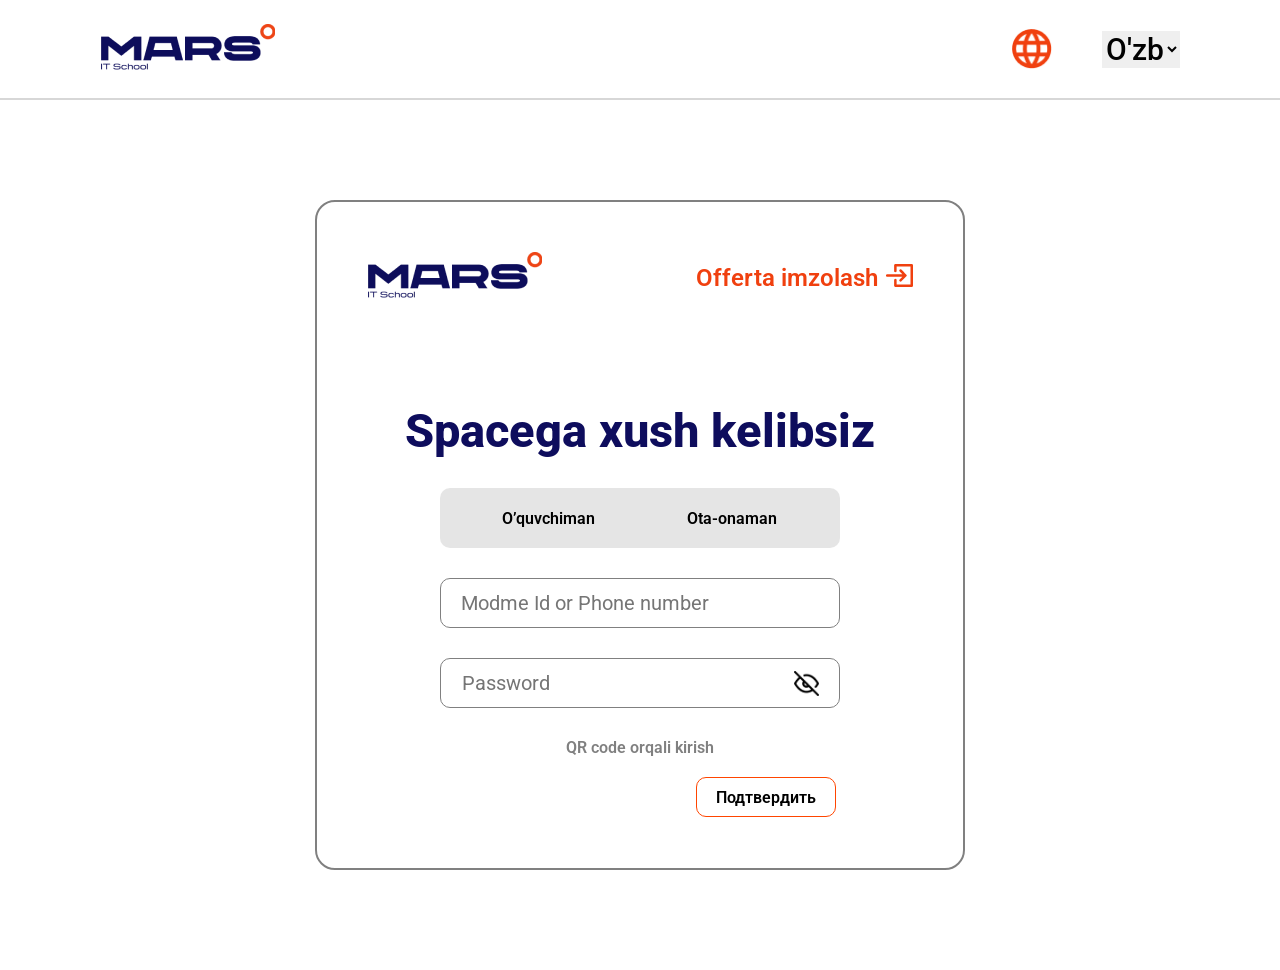
<file: index.html>
<!DOCTYPE html>
<html lang="en">

<head>
    <meta charset="UTF-8">
    <meta name="viewport" content="width=device-width, initial-scale=1.0">
    <title>Marst IT School</title>
    <link rel="preconnect" href="https://fonts.googleapis.com">
    <link rel="preconnect" href="https://fonts.gstatic.com" crossorigin>
    <link
        href="https://fonts.googleapis.com/css2?family=Roboto:ital,wght@0,100;0,300;0,400;0,500;0,700;0,900;1,100;1,300;1,400;1,500;1,700;1,900&display=swap"
        rel="stylesheet">
    <link rel="stylesheet" href="./main.css">
</head>

<body>

    <header>
        <nav>
            <div><a href="./index.html"><img src="./images/mars logo.png" alt=""></a></div>

            <div class="vector">
                <img src="./images/Vector (3).png" alt="" id="vector_img">

                <select name="" id="select1">
                    <option value="" id="til">O'zb</option>
                    <option value="" id="til">Rus</option>
                </select>
            </div>

        </nav>
    </header>


    <div class="main_div">

        <div class="box1">

            <div>
                <div><a href="./index.html"><img src="./images/mars logo.png" alt=""></a></div>
            </div>

            <div class="img_text">
                <a href="">
                    <p id="p1">Offerta imzolash</p>
                </a>
                <div><a href=""><img src="./images/exit.png" alt=""></a></div>
            </div>

        </div>

        <h2 id="h2_m_d">Spacega xush kelibsiz</h2>

        <div class="main_text">
            <div class="student">O’quvchiman</div>
            <div class="paret">Ota-onaman</div>
        </div>

        <label for="" id="text">
            <input type="text" placeholder="Modme Id or Phone number" id="text_t">
        </label>

        <label for="" id="password">

            <!-- <div class="pass_div">
                <input type="password" id="password_p" placeholder="Password" class="parol" required>
                <img src="./images/Eye.png" id="eyesbaby" class="koz" alt="Show Password" style="width: 25px;" height="25px">
            </div> -->
            <div class="pass_div">
                <input type="password" id="password_p" placeholder="Password" class="parol" required>
                <img src="./images/Eye.png" id="eyesbaby" class="koz" alt="Show Password" style="width: 25px; cursor: pointer;" height="25px">
            </div>
            
        
        </label>

        <div class="qr_code_div">
            <a href="" class="qr_text">QR code orqali kirish</a>
        </div>
        <div class="fot_btn">
            <button class="confir_btn">Подтвердить</button>
        </div>

    </div>




<script src="./min.js"></script>
</body>

</html>


<!-- <label for="password_p">
    <div class="pass_div">
        <input type="password" id="password_p" placeholder="Parol" class="parol" required>
        <img src="./images/Eye.png" id="eyesbaby" class="koz" alt="Show Password" style="width: 25px;"
            height="25px">
    </div>
</label> -->
</file>
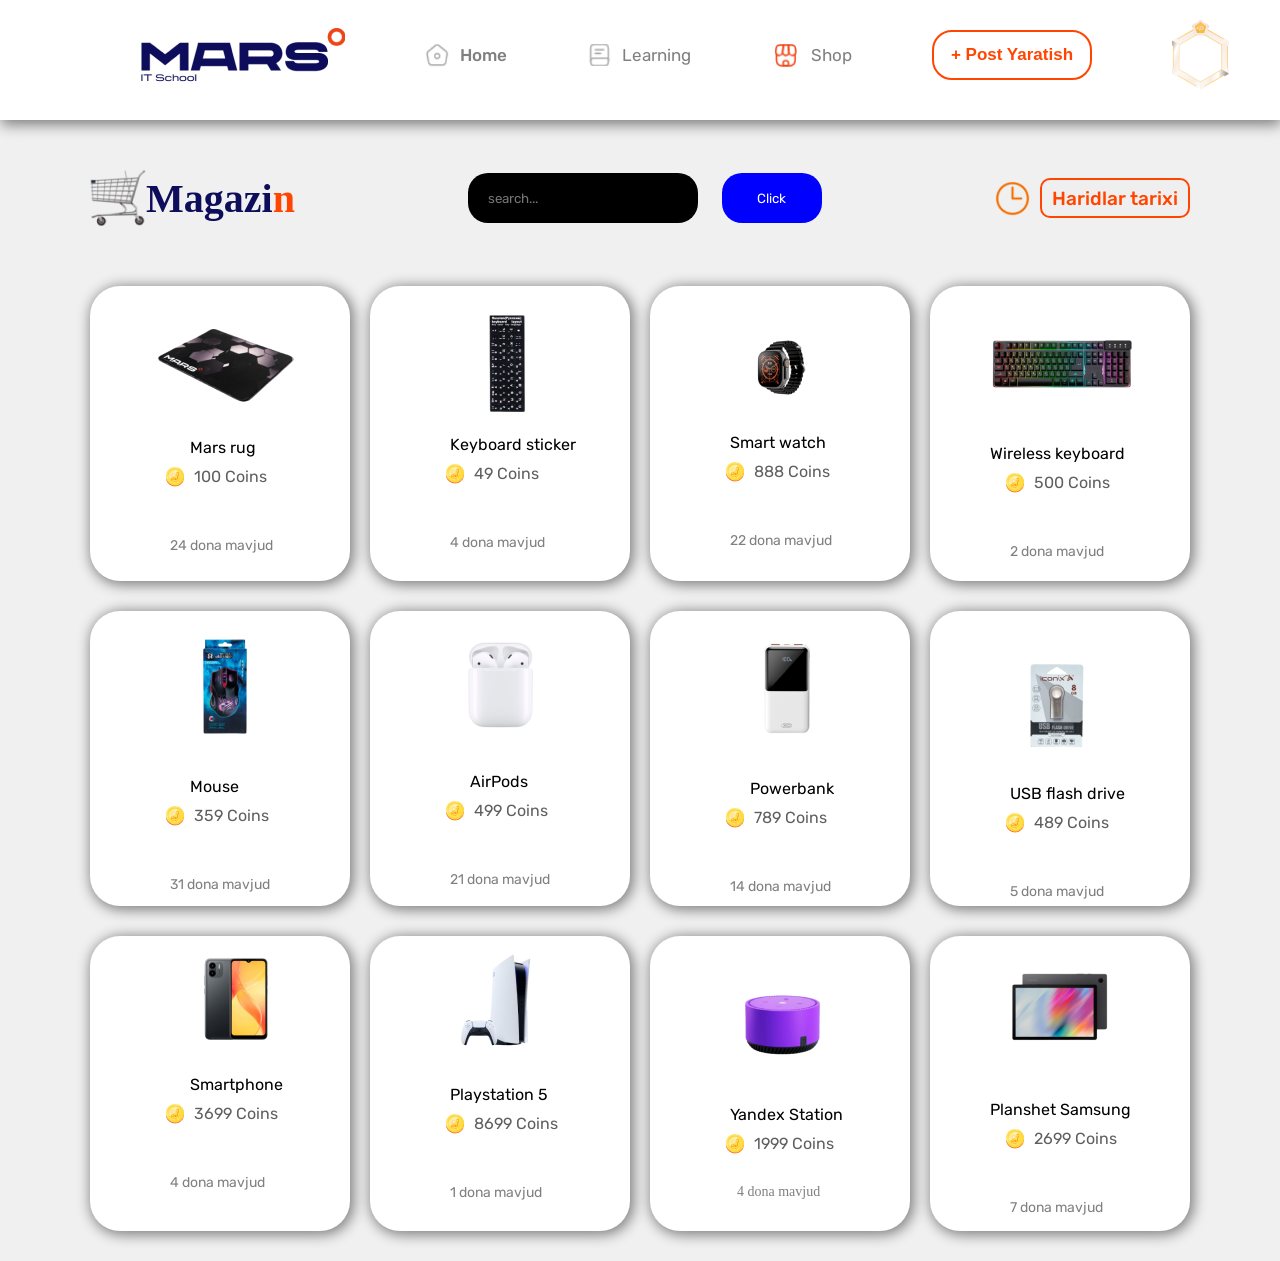
<file: shop.html>
<!DOCTYPE html>
<html lang="en">

<head>
    <meta charset="UTF-8">
    <meta name="viewport" content="width=device-width, initial-scale=1.0">
    <title>Mars_Shop</title>
    <link rel="preconnect" href="https://fonts.googleapis.com">
    <link rel="preconnect" href="https://fonts.gstatic.com" crossorigin>
    <link
        href="https://fonts.googleapis.com/css2?family=Inter:ital,opsz,wght@0,14..32,100..900;1,14..32,100..900&family=Montserrat:ital,wght@0,100..900;1,100..900&family=Open+Sans:ital,wght@0,300..800;1,300..800&family=Rubik:ital,wght@0,300..900;1,300..900&display=swap"
        rel="stylesheet">
    <link rel="stylesheet" href="./shop.css">
    <!-- <link rel="stylesheet" href="./main.css"> -->
</head>

<body>

    <header>
        <nav>
            <ul>
                <li><img src="./images/marslogo.png" alt=""></li>
                <li>
                    <img src="./images/homeicon.png" alt="" id="img1">
                    <a class="aa3" href="./user.html">Home</a>
                </li>

                <li>
                    <img src="./images/bookicon.png" alt="" id="img1">
                    Learning
                </li>
                <li>
                    <svg class="home_svg" width="30" height="25" viewBox="0 0 30 29" fill="none"
                        xmlns="http://www.w3.org/2000/svg" xmlns:xlink="http://www.w3.org/1999/xlink">
                        <rect width="30" height="28.8" fill="url(#pattern0_1_16)" />
                        <defs>
                            <pattern id="pattern0_1_16" patternContentUnits="objectBoundingBox" width="1" height="1">
                                <use xlink:href="#image0_1_16" transform="scale(0.04 0.0416667)" />
                            </pattern>
                            <image id="image0_1_16" width="25" height="24"
                                xlink:href="[data-uri]" />
                        </defs>
                    </svg>
                    Shop
                </li>
                <li><button class="post_btn">+ Post Yaratish</button></li>
                <li><img src="./images/image 7.png" alt=""></li>
            </ul>

        </nav>
    </header>

    <main>
        <section>
            <div class="container">
                <div class="flex_div">

                    <div class="fd_box1">
                        <img src="./images/magazin.png" alt="">
                        <a href="" id="a_one">Magazi<span class="orange4">n</span></a>
                    </div>


                    <label for="">
                        <input type="text" placeholder="search...">
                        <button class="click">Click</button>
                    </label>


                    <div style="display: flex; align-items: center; gap: 10px;">
                        <img src="./images/watch.png" alt="" style="width: 35px; height: 35px;">
                        <button class="box1_text2">Haridlar tarixi</button>
                    </div>
                </div>
            </div>
        </section>


        <section>
            <div class="container">
                <div class="main_div">

                    <div class="rectangle">
                        <img src="./images/kovrik.png" alt="" class="rec_img">
                        <p class="rec_text">Mars rug</p>
                        <div class="dis_flex">
                            <img src="./images/Coin 1.png" alt="">
                            <p class="rec_text2">100 Coins</p>
                        </div>
                        <p class="rec_text3">24 dona mavjud</p>
                    </div>

                    <div class="rectangle">
                        <img src="./images/key2.png" alt="" class="key_img">
                        <p class="key_text">Keyboard sticker</p>
                        <div class="dis_flex">
                            <img src="./images/Coin 1.png" alt="">
                            <p class="rec_text2">49 Coins</p>
                        </div>
                        <p class="rec_text3">4 dona mavjud</p>
                    </div>

                    <div class="rectangle">
                        <img src="./images/watch2.png" alt="" class="watch_img">
                        <p class="watch_text">Smart watch</p>
                        <div class="dis_flex">
                            <img src="./images/Coin 1.png" alt="">
                            <p class="rec_text2">888 Coins</p>
                        </div>
                        <p class="rec_text3">22 dona mavjud</p>
                    </div>

                    <div class="rectangle">
                        <img src="./images/key3.png" alt="" class="key2_img">
                        <p class="key2_text">Wireless keyboard</p>
                        <div class="dis_flex">
                            <img src="./images/Coin 1.png" alt="">
                            <p class="rec_text2">500 Coins</p>
                        </div>
                        <p class="rec_text3">2 dona mavjud</p>
                    </div>

                    <div class="rectangle">
                        <img src="./images/mous.png" alt="" class="mous_img">
                        <p class="rec_text">Mouse</p>
                        <div class="dis_flex">
                            <img src="./images/Coin 1.png" alt="">
                            <p class="rec_text2">359 Coins</p>
                        </div>
                        <p class="rec_text3">31 dona mavjud</p>
                    </div>

                    <div class="rectangle">
                        <img src="./images/airpods.png" alt="" class="pods_img">
                        <p class="rec_text">AirPods</p>
                        <div class="dis_flex">
                            <img src="./images/Coin 1.png" alt="">
                            <p class="rec_text2">499 Coins</p>
                        </div>
                        <p class="rec_text3">21 dona mavjud</p>
                    </div>

                    <div class="rectangle">
                        <img src="./images/power.png" alt="" class="power_img">
                        <p class="rec_text">Powerbank</p>
                        <div class="dis_flex">
                            <img src="./images/Coin 1.png" alt="">
                            <p class="rec_text2">789 Coins</p>
                        </div>
                        <p class="rec_text3">14 dona mavjud</p>
                    </div>

                    <div class="rectangle">
                        <img src="./images/flesh.png" alt="" class="rec_img">
                        <p class="usb_text">USB flash drive</p>
                        <div class="dis_flex">
                            <img src="./images/Coin 1.png" alt="">
                            <p class="rec_text2">489 Coins</p>
                        </div>
                        <p class="rec_text3">5 dona mavjud</p>
                    </div>

                    <div class="rectangle">
                        <img src="./images/phone.png" alt="" class="phone_img">
                        <p class="rec_text">Smartphone</p>
                        <div class="dis_flex">
                            <img src="./images/Coin 1.png" alt="">
                            <p class="rec_text2">3699 Coins</p>
                        </div>
                        <p class="rec_text3">4 dona mavjud</p>
                    </div>

                    <div class="rectangle">
                        <img src="./images/ps5.png" alt="" class="ps5">
                        <p class="ps_text">Playstation 5</p>
                        <div class="dis_flex">
                            <img src="./images/Coin 1.png" alt="">
                            <p class="rec_text2">8699 Coins</p>
                        </div>
                        <p class="rec_text3">1 dona mavjud</p>
                    </div>

                    <div class="rectangle">
                        <img src="./images/ys.png" alt="" class="yandex_img">
                        <p class="yandex_text">Yandex Station</p>
                        <div class="dis_flex">
                            <img src="./images/Coin 1.png" alt="">
                            <p class="rec_text2">1999 Coins</p>
                        </div>
                        <p class="yandex_text3">4 dona mavjud</p>
                    </div>

                    <div class="rectangle">
                        <img src="./images/tab.png" alt="" class="tab_img">
                        <p class="tab_text">Planshet Samsung</p>
                        <div class="dis_flex">
                            <img src="./images/Coin 1.png" alt="">
                            <p class="rec_text2">2699 Coins</p>
                        </div>
                        <p class="rec_text3">7 dona mavjud</p>
                    </div>

                </div>
            </div>
        </section>
    </main>

    <script src="./shop.js"></script>

</body>

</html>
</file>
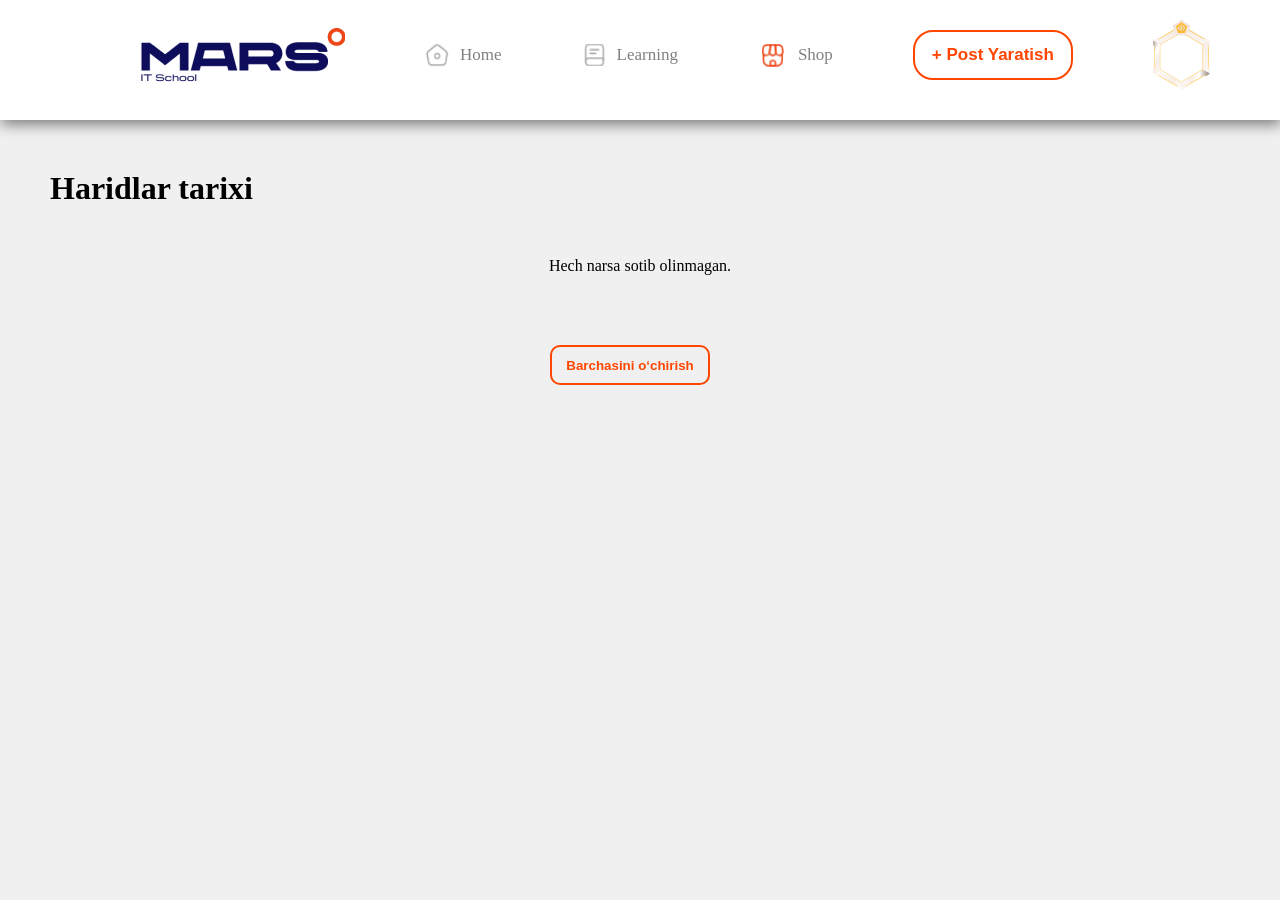
<file: sotibolingan.html>
<!DOCTYPE html>
<html lang="uz">

<head>
    <meta charset="UTF-8">
    <meta name="viewport" content="width=device-width, initial-scale=1.0">
    <title>Haridlar tarixi</title>
    <link rel="stylesheet" href="./olingan.css">
    <link rel="stylesheet" href="./shop.css">
</head>

<body>


    <header>
        <nav>
            <ul>
                <li><img src="./images/marslogo.png" alt=""></li>
                <li>
                    <img src="./images/homeicon.png" alt="" id="img1">
                    <a class="aa3" href="./user.html">Home</a>
                </li>

                <li>
                    <img src="./images/bookicon.png" alt="" id="img1">
                    Learning
                </li>
                <li>
                    <svg class="home_svg" width="30" height="25" viewBox="0 0 30 29" fill="none"
                        xmlns="http://www.w3.org/2000/svg" xmlns:xlink="http://www.w3.org/1999/xlink">
                        <rect width="30" height="28.8" fill="url(#pattern0_1_16)" />
                        <defs>
                            <pattern id="pattern0_1_16" patternContentUnits="objectBoundingBox" width="1" height="1">
                                <use xlink:href="#image0_1_16" transform="scale(0.04 0.0416667)" />
                            </pattern>
                            <image id="image0_1_16" width="25" height="24"
                                xlink:href="[data-uri]" />
                        </defs>
                    </svg>

                    <a class="aa3" href="./shop.html">Shop</a>
                </li>
                <li><button class="post_btn">+ Post Yaratish</button></li>
                <li><img src="./images/image 7.png" alt=""></li>
            </ul>

        </nav>
    </header>




    <h1 style="margin-top: 50px; margin-bottom: 50px; margin-left: 50px;">Haridlar tarixi</h1>
    <div class="olinganNarsa"></div>
    <button class="clear-all">Barchasini o‘chirish</button>

    <!-- <script>
        document.addEventListener("DOMContentLoaded", function () {
            let purchases = JSON.parse(localStorage.getItem("purchases")) || [];
            let olinganNarsa = document.querySelector(".olinganNarsa");
    
            // Agar oldin hech narsa sotib olinmagan bo‘lsa
            if (purchases.length === 0) {
                olinganNarsa.innerHTML = "<p>Hech narsa sotib olinmagan.</p>";
            } else {
                purchases.forEach((itemHTML, index) => {
                    let tempDiv = document.createElement("div");
                    tempDiv.innerHTML = itemHTML;
                    
                    let productDiv = tempDiv.firstElementChild;
                    
                    if (productDiv && productDiv.classList.contains("rectangle")) {
                        // O‘chirish tugmasini qo‘shish
                        let deleteBtn = document.createElement("button");
                        deleteBtn.innerText = "O‘chirish";
                        deleteBtn.classList.add("delete-btn");
                        
                        deleteBtn.addEventListener("click", function () {
                            purchases.splice(index, 1); // Mahsulotni massivdan o‘chirish
                            localStorage.setItem("purchases", JSON.stringify(purchases)); // LocalStorage yangilash
                            productDiv.remove(); // UI dan o‘chirish
    
                            // Agar barcha mahsulotlar o‘chirilsa, matn chiqsin
                            if (purchases.length === 0) {
                                olinganNarsa.innerHTML = "<p>Hech narsa sotib olinmagan.</p>";
                            }
                        });
    
                        productDiv.appendChild(deleteBtn);
                        olinganNarsa.appendChild(productDiv);
                    }
                });
            }
    
            // Barchasini o‘chirish tugmasi
            let clearAllBtn = document.querySelector(".clear-all");
            if (clearAllBtn) {
                clearAllBtn.addEventListener("click", function () {
                    localStorage.removeItem("purchases"); // LocalStorage tozalash
                    olinganNarsa.innerHTML = "<p>Hech narsa sotib olinmagan.</p>"; // UI ni yangilash
                });
            }
        });
    </script> -->

    <!-- <script>
        document.addEventListener("DOMContentLoaded", function () {
            let purchases = JSON.parse(localStorage.getItem("purchases")) || [];
            let olinganNarsa = document.querySelector(".olinganNarsa");
    
            if (purchases.length === 0) {
                olinganNarsa.innerHTML = "<p>Hech narsa sotib olinmagan.</p>";
            } else {
                purchases.forEach((itemHTML, index) => {
                    let tempDiv = document.createElement("div");
                    tempDiv.innerHTML = itemHTML;
                    
                    let productDiv = tempDiv.firstElementChild;
                    
                    if (productDiv && productDiv.classList.contains("rectangle")) {
                        productDiv.classList.add("purchased"); // 🔹 Yangi klass qo‘shamiz
    
                        let deleteBtn = document.createElement("button");
                        deleteBtn.innerText = "O‘chirish";
                        deleteBtn.classList.add("delete-btn");
                        
                        deleteBtn.addEventListener("click", function () {
                            purchases.splice(index, 1);
                            localStorage.setItem("purchases", JSON.stringify(purchases));
                            productDiv.remove();
    
                            if (purchases.length === 0) {
                                olinganNarsa.innerHTML = "<p>Hech narsa sotib olinmagan.</p>";
                            }
                        });
    
                        productDiv.appendChild(deleteBtn);
                        olinganNarsa.appendChild(productDiv);
                    }
                });
            }
            
            let clearAllBtn = document.querySelector(".clear-all");
            if (clearAllBtn) {
                clearAllBtn.addEventListener("click", function () {
                    localStorage.removeItem("purchases");
                    olinganNarsa.innerHTML = "<p>Hech narsa sotib olinmagan.</p>";
                });
            }
        });
    </script> -->


    <script>

document.addEventListener("DOMContentLoaded", function () {
    let purchases = JSON.parse(localStorage.getItem("purchases")) || [];
    let olinganNarsa = document.querySelector(".olinganNarsa");
    let clearAllBtn = document.querySelector(".clear-all"); // Knopkani olish

    if (purchases.length === 0) {
        olinganNarsa.innerHTML = "<p>Hech narsa sotib olinmagan.</p>";
    } else {
        purchases.forEach((itemHTML, index) => {
            let tempDiv = document.createElement("div");
            tempDiv.innerHTML = itemHTML;

            let productDiv = tempDiv.firstElementChild;

            if (productDiv && productDiv.classList.contains("rectangle")) {
                productDiv.classList.add("purchased");

                let productImage = productDiv.querySelector("img");
                let productName = productDiv.querySelector("p");

                let newDiv = document.createElement("div");
                newDiv.classList.add("purchased-item");

                if (productImage) {
                    let imgClone = productImage.cloneNode(true);
                    newDiv.appendChild(imgClone);
                }

                if (productName) {
                    let nameClone = productName.cloneNode(true);
                    newDiv.appendChild(nameClone);
                }

                olinganNarsa.appendChild(newDiv);
            }
        });
    }

    if (clearAllBtn) {
        clearAllBtn.addEventListener("click", function () {
            localStorage.removeItem("purchases"); 
            olinganNarsa.innerHTML = "<p>Hech narsa sotib olinmagan.</p>";
        });
    }
});


    </script>


</body>

</html>
</file>
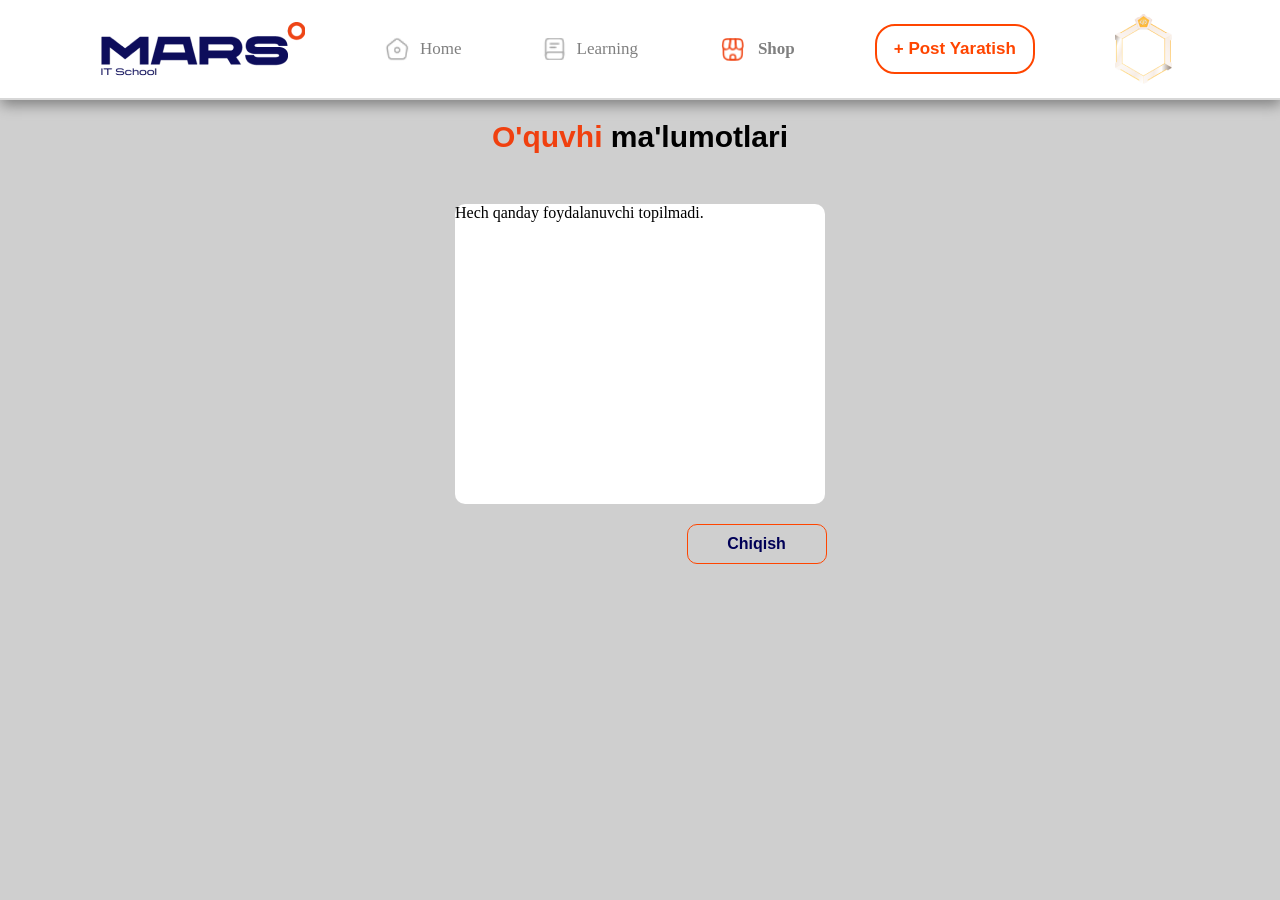
<file: user.html>
<!DOCTYPE html>
<html lang="en">

<head>
    <meta charset="UTF-8">
    <meta name="viewport" content="width=device-width, initial-scale=1.0">
    <title>Student Info</title>
    <link rel="stylesheet" href="shop.css">
    <link rel="stylesheet" href="./main.css">
</head>

<body class="bb">

    <header>
        <nav>
            <ul>
                <li><img src="./images/marslogo.png" alt=""></li>
                <li>
                    <img src="./images/homeicon.png" alt="" id="img1">
                    Home
                </li>

                <li>
                    <img src="./images/bookicon.png" alt="" id="img1">
                    Learning
                </li>
                <li>
                    <svg class="home_svg" width="30" height="25" viewBox="0 0 30 29" fill="none"
                        xmlns="http://www.w3.org/2000/svg" xmlns:xlink="http://www.w3.org/1999/xlink">
                        <rect width="30" height="28.8" fill="url(#pattern0_1_16)" />
                        <defs>
                            <pattern id="pattern0_1_16" patternContentUnits="objectBoundingBox" width="1" height="1">
                                <use xlink:href="#image0_1_16" transform="scale(0.04 0.0416667)" />
                            </pattern>
                            <image id="image0_1_16" width="25" height="24"
                                xlink:href="[data-uri]" />
                        </defs>
                    </svg>
                   <a href="./shop.html">Shop</a> 
                </li>
                <li><button class="post_btn">+ Post Yaratish</button></li>
                <li><img src="./images/image 7.png" alt=""></li>
            </ul>

        </nav>
    </header>



    <div class="container">
        <h2><span class="orange">O'quvhi</span> ma'lumotlari</h2>
        <div class="main_div2">
            <div id="student-info"></div>
        </div>
        <div class="div_chqsh">
            <button onclick="logout()" class="chqsh">Chiqish</button>
        </div>
    </div>

    <script>
        // LocalStorage dan foydalanuvchini olib ekranga chiqarish
        let studentData = localStorage.getItem("currentStudent");

        if (studentData) {
            let student = JSON.parse(studentData);
            document.getElementById("student-info").innerHTML = `
            <img src="./images/mars logo.png" alt="" class="imgg2">
                <p class="text_p"><strong class="org2">Ism:</strong> ${student.ism}</p>
                <p class="text_p"><strong class="org2">Familiya:</strong> ${student.familiya}</p>
                <p class="text_p"><strong class="org2">Yosh:</strong> ${student.yosh}</p>
                <p class="text_p"><strong class="org2">Tug‘ilgan yil:</strong> ${student.tugilgan_yil}</p>
                <p class="text_p"><strong class="org2">ID:</strong> ${student.id}</p>
                <p class="text_p"><strong class="org2">Coin:</strong> ${student.coin}</p>
                <p class="text_p"><strong class="org2">HP:</strong> ${student.hp}</p>
            `;
        } else {
            document.getElementById("student-info").innerHTML = "<p>Hech qanday foydalanuvchi topilmadi.</p>";
        }

        // Chiqish funksiyasi
        function logout() {
            localStorage.removeItem("currentStudent");
            window.location.href = "index.html";
        }
    </script>
</body>

</html>
</file>
<file: main.css>
* {
    margin: 0;
    padding: 0;
    box-sizing: border-box;
}



nav {
    padding: 0 100px;
    display: flex;
    justify-content: space-between;
    align-items: center;
    width: 100%;
    height: 100px;
    border-bottom: 2px solid rgba(0, 0, 0, 0.158);
}

.vector {
    display: flex;
    align-items: center;
    gap: 50px;
}

#select1 {
    border: none;
    font-family: "Roboto", sans-serif;
    font-size: 30px;
    font-weight: 500;
}

#vector_img {
    width: 40px;
    height: 40px;
}

#til {
    font-family: "Roboto", sans-serif;
    font-size: 20px;
}






.main_div {
    width: 650px;
    height: 670px;
    border: 2px solid gray;
    border-radius: 20px;
    margin: 0 auto;
    margin-top: 100px;
    /* background-color: rgba(128, 128, 128, 0.5); */
    padding: 50px;
    margin-bottom: 100px;
}


.box1 {
    display: flex;
    justify-content: space-between;
    align-items: center;
}

#p1 {
    color: #F0400F;
    font-family: "Roboto", sans-serif;
    font-size: 24px;
    font-weight: 600;
}

a {
    text-decoration: none;
}

.img_text {
    display: flex;
    align-items: center;
    gap: 8px;
}


#h2_m_d {
    font-family: "Roboto", sans-serif;
    color: #0E0D5D;
    font-weight: 800;
    font-size: 47px;
    display: flex;
    justify-content: center;
    margin-top: 100px;
}


.main_text {
    display: flex;
    margin-top: 20px;
    margin: 30px auto;
    /* margin-left: 130px; */
    align-items: center;
    justify-content: space-evenly;
    width: 400px;
    height: 60px;
    border-radius: 10px;
    background-color: rgba(128, 128, 128, 0.205);
}

.student {
    width: 150px;
    height: 50px;
    display: flex;
    align-items: center;
    justify-content: center;
    border-radius: 10px;
    font-family: "Roboto", sans-serif;
    font-weight: 600;
    transition: 0.5s ease;
}

.student:hover {
    background-color: white;
    border-radius: 10px;
}

.paret {
    width: 150px;
    height: 50px;
    display: flex;
    align-items: center;
    justify-content: center;
    border-radius: 10px;
    font-family: "Roboto", sans-serif;
    font-weight: 600;
    transition: 0.5s ease;
}

.paret:hover {
    background-color: white;
    border-radius: 10px;
}

#text {
    display: flex;
    justify-content: center;
}

#text_t {
    width: 400px;
    height: 50px;
    border-radius: 10px;
    border: 1px solid gray;
    padding-left: 20px;
    /* text-align: center; */
    font-family: "Roboto", sans-serif;
    font-size: 20px;
}

#password {
    display: flex;
    justify-content: center;
    margin-top: 30px;
}

.pass_div {
    width: 400px;
    height: 50px;
    border: 1px solid grey;
    border-radius: 10px;
    display: flex;
    justify-content: space-between;
    align-items: center;
    padding: 20px;
}

#password_p {
    outline: none;
    /* width: 400px; */
    /* height: 50px; */
    /* border-radius: 10px; */
    border: none;
    /* text-align: center; */
    font-family: "Roboto", sans-serif;
    font-size: 20px;
    background: none;
    border: 1px solid white;
}

.qr_code_div {
    display: flex;
    justify-content: center;
}

.qr_text {
    margin-top: 30px;
    font-family: "Roboto", sans-serif;
    color: gray;
}

.confir_btn {
    width: 140px;
    height: 40px;
    border: 1px solid orangered;
    font-family: "Roboto", sans-serif;
    transition: 0.5s ease;
    border-radius: 10px;
    background: none;
    font-weight: 600;
    font-size: 16px;
    margin-right: 77px;
}

.confir_btn:hover {
    background-color: #F0400F;
    color: white;
}

.fot_btn {
    margin-top: 20px;
    display: flex;
    justify-content: end;
}


/* 2 -- html*/
.bb {
    background-color: rgba(128, 128, 128, 0.371);
}

#select2 {
    width: 70px;
    height: 40px;
    border: none;
    border-radius: 6px;
    background: none;
    font-size: 21px;
}

h2 {
    text-align: center;
    margin-top: 20px;
    font-size: 30px;
    font-family: Verdana, Geneva, Tahoma, sans-serif;
}

.orange {
    color: #F0400F;
}

.main_div2 {
    display: flex;
    justify-content: center;
    margin-top: 50px;
}

.imgg2 {
    width: 160px;
    margin-top: 30px;
    margin-left: 120px;
    margin-bottom: 40px;
}

.text_p {
    /* text-align: center; */
    margin-left: 60px;
    color: rgb(0, 0, 87);
    font-weight: 700;
}

.org2 {
    color: #F0400F;
}

.ss {
    margin-right: 30px;
}

#student-info {
    width: 370px;
    height: 300px;
    background-color: white;
    border-radius: 10px;
    /* padding: 60px; */
}


.div_chqsh{
    display: flex;
    justify-content: center;
    margin-left: 310px;
    margin-top: 20px;
}

.chqsh {
    width: 140px;
    height: 40px;
    border: 1px solid orangered;
    font-family: "Roboto", sans-serif;
    transition: 0.5s ease;
    border-radius: 10px;
    background: none;
    font-weight: 600;
    font-size: 16px;
    margin-right: 77px;
    color: rgb(0, 0, 87);
}

.chqsh:hover {
    background-color: #F0400F;
    color: white;
}



/* 3/ */
a{
    list-style: none;
    color: gray;
    font-weight: 600;
}
</file>
<file: shop.css>
* {
    margin: 0;
    padding: 0;
    box-sizing: border-box;
}

.container {
    width: 100%;
    max-width: 1100px;
    margin: 0 auto;
}

body {
    background-color: rgba(169, 169, 169, 0.171);
}

nav {
    /* position: fixed; */
    box-shadow: 1px 5px 13px 0 grey;
    border-top: 0;
    background-color: white;
    width: 100%;
    padding-bottom: 30px;
    padding-left: 140px;
    padding-top: 20px;
}

ul {
    display: flex;
    gap: 80px;
    align-items: center;
    list-style: none;
    /* margin-left: 140px;
    margin-top: 50px; */
}

li {
    font-family: "Rubik", serif;
    color: grey;
    font-size: 17px;
    display: flex;
    align-items: center;
    gap: 10px;
    cursor: pointer;
}


/* font-family: "Rubik", serif; */

#img1 {
    width: 25px;
}

.home_svg {
    fill: blue;
}

.post_btn {
    width: 160px;
    height: 50px;
    font-size: 17px;
    font-weight: 600;
    border: 2px solid orangered;
    background: none;
    color: orangered;
    border-radius: 20px;
    cursor: pointer;
}



.flex_div {
    display: flex;
    align-items: center;
    justify-content: space-between;
    margin-top: 50px;
}

.fd_box1 {
    display: flex;
    align-items: center;
}

.box1_text {
    font-size: 30px;
    color: #0D0D5B;
    font-weight: 600;
}

input {
    width: 230px;
    height: 50px;
    border-radius: 20px;
    font-family: "Rubik", serif;
    padding-left: 20px;
    color: gray;
    border: none;
    background-color: black;
}

.click {
    width: 100px;
    height: 50px;
    margin-left: 20px;
    border-radius: 20px;
    background-color: blue;
    color: white;
    cursor: pointer;
    border: none;
    font-family: "Rubik", serif;
}

.box1_text2 {
    font-family: "Rubik", serif;
    color: orangered;
    font-size: 19px;
    font-weight: 500;
}








.main_div {
    margin-top: 60px;
    display: flex;
    flex-wrap: wrap;
    justify-content: space-between;
}

.rectangle {
    width: 260px;
    height: 295px;
    background-color: #fff;
    border-radius: 30px;
    margin-bottom: 30px;
    box-shadow: 2px 2px 13px 2px gray;
    /* padding-left: 100px; */
}

.rec_img {
    margin-top: 20px;
    margin-left: 40px;
}

.rec_text {
    font-family: "Rubik", serif;
    margin-left: 100px;
    margin-top: 10px;
}


.dis_flex {
    display: flex;
    gap: 10px;
    font-family: "Rubik", serif;
    color: rgb(95, 95, 95);
    font-family: "Rubik", serif;
    margin-left: 76px;
    margin-top: 10px;
}

.rec_text3{
    font-family: "Rubik", serif;
    margin-left: 80px;
    margin-top: 50px;
    font-size: 14px;
    color: gray;
}

.key_img{
    margin-top: 10px;
    margin-left: 70px;
}

.key_text{
    margin-left: 80px;
    font-family: "Rubik", serif;
}

.watch_img{
    margin-top: 20px;
    margin-left: 70px;
}

.watch_text{
    margin-left: 80px;
    font-family: "Rubik", serif;
}

.key2_text{
    margin-left: 60px;
    font-family: "Rubik", serif;
}

.key2_img{
    margin-left: 40px;
}

.mous_img{
    margin-left: 60px;
}

.power_img{
    margin-left: 60px;
}

.pods_img{
    margin-left: 30px;
}

.usb_text{
    margin-left: 80px;
    font-family: "Rubik", serif;
}

.phone_img{
    margin-left: 80px;
}

.ps5{
    margin-left: 63px;
}

.ps_text{
    margin-left: 80px;
    margin-top: 17px;
    font-family: "Rubik", serif;
}

.yandex_img{
    margin-left: 50px;
}

.yandex_text{
    margin-left: 80px;
    font-family: "Rubik", serif;
}

.yandex_text3{
    margin-top: 30px;
    margin-left: 87px;
    font-size: 14px;
    color: gray;
}

.tab_img{
    margin-left: 60px;
}

.tab_text{
    margin-top: 20px;
    margin-left: 60px;
    font-family: "Rubik", serif;
}




/* BOSHQA STILL */

#a_one{
    font-size: 40px;
    text-decoration: none;
    color: #0D0D5B;
    font-weight: 600;
}


.orange4{
    color: orangered;
}



.box1_text2{
    width: 150px;
    height: 40px;
    border-radius: 10px;
    border: 2px solid orangered;
    transition: .3s ease-out;
}

.box1_text2:hover{
    background-color: orangered;
    color: white;
}

.clear-all{
    width: 160px;
    margin-bottom: 50px;
    margin-top: 50px;
    margin-left: 550px;
    height: 40px;
    color: orangered;
    font-weight: 600;
    border-radius: 10px;
    border: 2px solid orangered;
    transition: .3s ease-out;
    background: none;
}

.clear-all:hover{
    background-color: orangered;
    color: white;
}





.aa3{
    color: gray;
    text-decoration: none;
    font-weight: 500;
}
</file>
<file: olingan.css>
.rectangle {
    border: 1px solid #ccc;
    padding: 10px;
    margin: 10px 0;
    display: inline-block;
    width: 200px;
    text-align: center;
    position: relative;
}

.delete-btn {
    background: red;
    color: white;
    border: none;
    padding: 5px;
    cursor: pointer;
    position: absolute;
    top: 5px;
    right: 5px;
}

.clear-all {
    background: black;
    color: white;
    padding: 10px;
    border: none;
    cursor: pointer;
    margin-top: 10px;
}

.aa3 {
    text-decoration: none;
    color: gray;
    font-weight: 500;
}


.olinganNarsa {
    display: flex;
    justify-content: center;
    flex-wrap: wrap;
    gap: 50px;
    margin-top: 20px;
    margin-bottom: 20px;
}


.delete-btn {
    border-radius: 10px;
    border: 2px solid red;
    color: red;
    font-weight: 600;
    background: none;
    transition: .3s ease-out;
}

.delete-btn:hover {
    background-color: red;
    color: white;
}



.purchased-item {
    display: flex;
    flex-direction: column;
    align-items: center;
    justify-content: center;
    text-align: center;
    width: 200px;
    height: 250px;
    background-color: #fff;
    border-radius: 20px;
    margin: 10px;
    box-shadow: 2px 2px 13px 2px gray;
    border: 2px solid blue;
}

.purchased-item img {
    width: 100px;
    height: auto;
    margin: 10px 0;
}

.purchased-item p {
    font-size: 16px;
    font-weight: bold;
    color: #333;
    margin: 5px 0;
}
</file>
